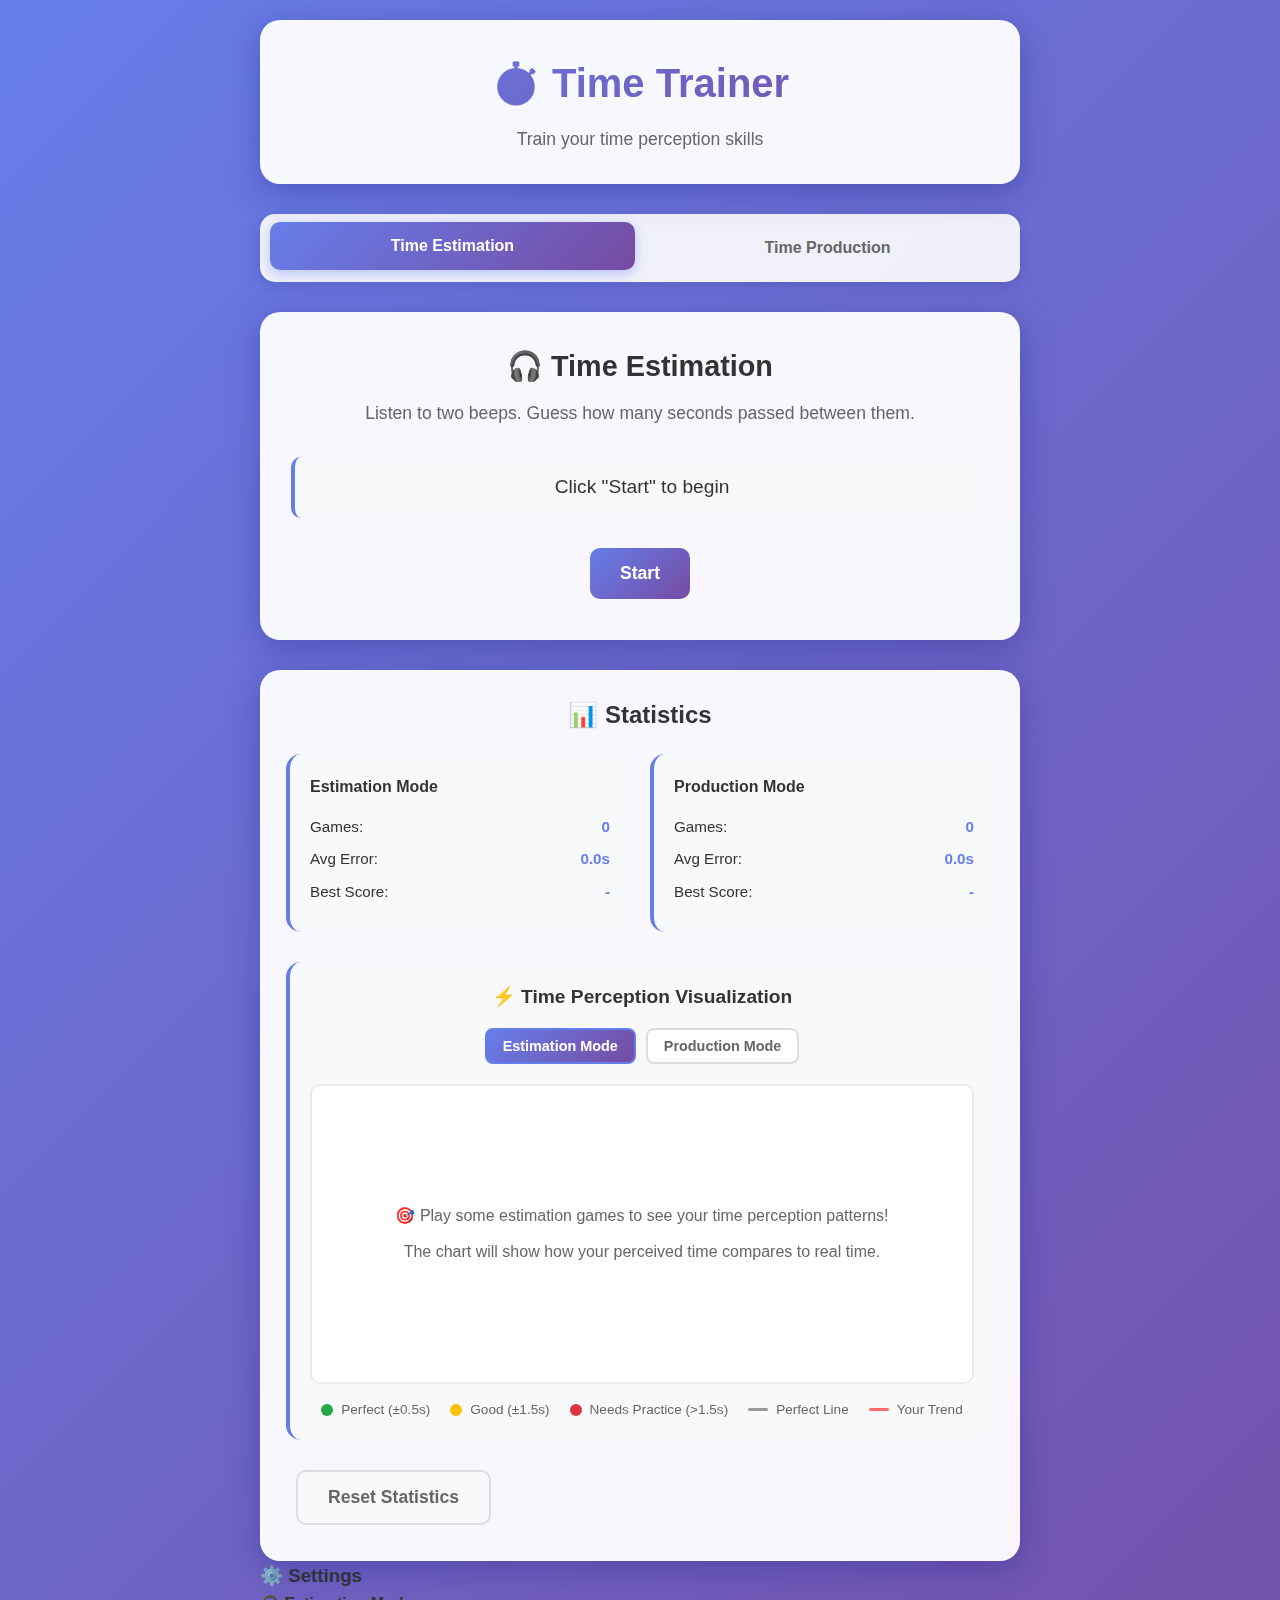
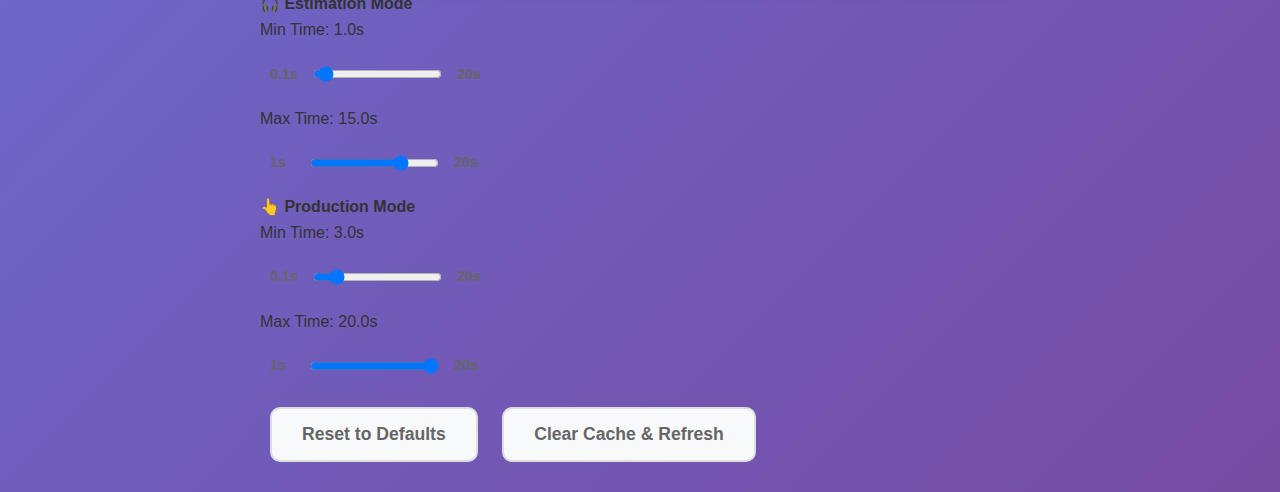
<file: index.html>
<!DOCTYPE html>
<html lang="en">
<head>
    <meta charset="UTF-8">
    <meta name="viewport" content="width=device-width, initial-scale=1.0">
    <meta name="description" content="Time Perception Training - Improve your time perception skills">
    <meta name="theme-color" content="#4f46e5">
    <title>Time Trainer - Perception Training</title>
    <link rel="manifest" href="manifest.json">
    <link rel="icon" href="data:image/svg+xml,<svg xmlns=%22http://www.w3.org/2000/svg%22 viewBox=%220 0 100 100%22><text y=%22.9em%22 font-size=%2290%22>⏱️</text></svg>">
    <link rel="stylesheet" href="styles.css">
</head>
<body>
    <div class="container">
        <header>
            <h1>⏱️ Time Trainer</h1>
            <p class="subtitle">Train your time perception skills</p>
        </header>

        <div class="mode-selector">
            <button id="estimation-mode" class="mode-btn active">Time Estimation</button>
            <button id="production-mode" class="mode-btn">Time Production</button>
        </div>

        <div class="game-container">
            <!-- Time Estimation Mode -->
            <div id="estimation-game" class="game-mode active">
                <h2>🎧 Time Estimation</h2>
                <p class="instructions">Listen to two beeps. Guess how many seconds passed between them.</p>

                <div class="game-area">
                    <div id="estimation-status" class="status">Click "Start" to begin</div>
                    <button id="start-estimation" class="action-btn primary">Start</button>

                    <div id="estimation-input" class="input-section" style="display: none;">
                        <label for="guess-slider">Your guess: <span id="guess-value">5.0</span> seconds</label>
                        <div class="slider-container">
                            <span class="slider-min" id="guess-min-label">1s</span>
                            <input type="range" id="guess-slider" min="1" max="20" step="0.1" value="5.0">
                            <span class="slider-max" id="guess-max-label">20s</span>
                        </div>
                        <button id="submit-guess" class="action-btn primary">Submit Guess</button>
                    </div>

                    <div id="estimation-result" class="result" style="display: none;">
                        <div class="result-content"></div>
                        <button id="next-estimation" class="action-btn">Next Round</button>
                    </div>
                </div>
            </div>

            <!-- Time Production Mode -->
            <div id="production-game" class="game-mode">
                <h2>👆 Time Production</h2>
                <p class="instructions">Wait for the target time, then tap the button when you think it has passed.</p>

                <div class="game-area">
                    <div id="production-status" class="status">Click "Start" to begin</div>
                    <div id="target-time" class="target-time" style="display: none;">
                        Target: <span id="target-seconds">5</span> seconds
                    </div>
                    <button id="start-production" class="action-btn primary">Start</button>
                    <button id="tap-button" class="tap-btn" style="display: none;">TAP NOW!</button>

                    <div id="production-result" class="result" style="display: none;">
                        <div class="result-content"></div>
                        <button id="next-production" class="action-btn">Next Round</button>
                    </div>
                </div>
            </div>
        </div>

        <div class="statistics">
            <h3>📊 Statistics</h3>
            <div class="stats-grid">
                <div class="stat-card">
                    <h4>Estimation Mode</h4>
                    <div class="stat-item">Games: <span id="estimation-games">0</span></div>
                    <div class="stat-item">Avg Error: <span id="estimation-error">0.0s</span></div>
                    <div class="stat-item">Best Score: <span id="estimation-best">-</span></div>
                </div>
                <div class="stat-card">
                    <h4>Production Mode</h4>
                    <div class="stat-item">Games: <span id="production-games">0</span></div>
                    <div class="stat-item">Avg Error: <span id="production-error">0.0s</span></div>
                    <div class="stat-item">Best Score: <span id="production-best">-</span></div>
                </div>
            </div>

            <div class="visualization-section">
                <h4>⚡ Time Perception Visualization</h4>
                <div class="chart-controls">
                    <button id="chart-estimation" class="chart-mode-btn active">Estimation Mode</button>
                    <button id="chart-production" class="chart-mode-btn">Production Mode</button>
                </div>
                <div id="perception-chart" class="chart-container">
                    <div class="chart-placeholder">
                        <p>🎯 Play some games to see your time perception patterns!</p>
                        <p>The chart will show how your perceived time compares to real time.</p>
                    </div>
                </div>
                <div class="chart-legend">
                    <div class="legend-item">
                        <div class="legend-color perfect"></div>
                        <span>Perfect (±0.5s)</span>
                    </div>
                    <div class="legend-item">
                        <div class="legend-color good"></div>
                        <span>Good (±1.5s)</span>
                    </div>
                    <div class="legend-item">
                        <div class="legend-color poor"></div>
                        <span>Needs Practice (>1.5s)</span>
                    </div>
                    <div class="legend-item">
                        <div class="legend-line diagonal"></div>
                        <span>Perfect Line</span>
                    </div>
                    <div class="legend-item">
                        <div class="legend-line bestfit"></div>
                        <span>Your Trend</span>
                    </div>
                </div>
            </div>

            <button id="reset-stats" class="action-btn secondary">Reset Statistics</button>
        </div>

        <div class="settings">
            <h3>⚙️ Settings</h3>
            <div class="settings-grid">
                <div class="setting-card">
                    <h4>🎧 Estimation Mode</h4>
                    <div class="setting-item">
                        <label for="estimation-min">Min Time: <span id="estimation-min-value">1.0</span>s</label>
                        <div class="slider-container">
                            <span class="slider-min">0.1s</span>
                            <input type="range" id="estimation-min" min="0.1" max="20" step="0.1" value="1.0">
                            <span class="slider-max">20s</span>
                        </div>
                    </div>
                    <div class="setting-item">
                        <label for="estimation-max">Max Time: <span id="estimation-max-value">15.0</span>s</label>
                        <div class="slider-container">
                            <span class="slider-min">1s</span>
                            <input type="range" id="estimation-max" min="1" max="20" step="0.1" value="15.0">
                            <span class="slider-max">20s</span>
                        </div>
                    </div>
                </div>
                <div class="setting-card">
                    <h4>👆 Production Mode</h4>
                    <div class="setting-item">
                        <label for="production-min">Min Time: <span id="production-min-value">3.0</span>s</label>
                        <div class="slider-container">
                            <span class="slider-min">0.1s</span>
                            <input type="range" id="production-min" min="0.1" max="20" step="0.1" value="3.0">
                            <span class="slider-max">20s</span>
                        </div>
                    </div>
                    <div class="setting-item">
                        <label for="production-max">Max Time: <span id="production-max-value">20.0</span>s</label>
                        <div class="slider-container">
                            <span class="slider-min">1s</span>
                            <input type="range" id="production-max" min="1" max="20" step="0.1" value="20.0">
                            <span class="slider-max">20s</span>
                        </div>
                    </div>
                </div>
            </div>
            <div class="settings-actions">
                <button id="reset-settings" class="action-btn secondary">Reset to Defaults</button>
                <button id="clear-cache" class="action-btn secondary">Clear Cache & Refresh</button>
            </div>
        </div>
    </div>

    <script src="script.js"></script>
</body>
</html>
</file>
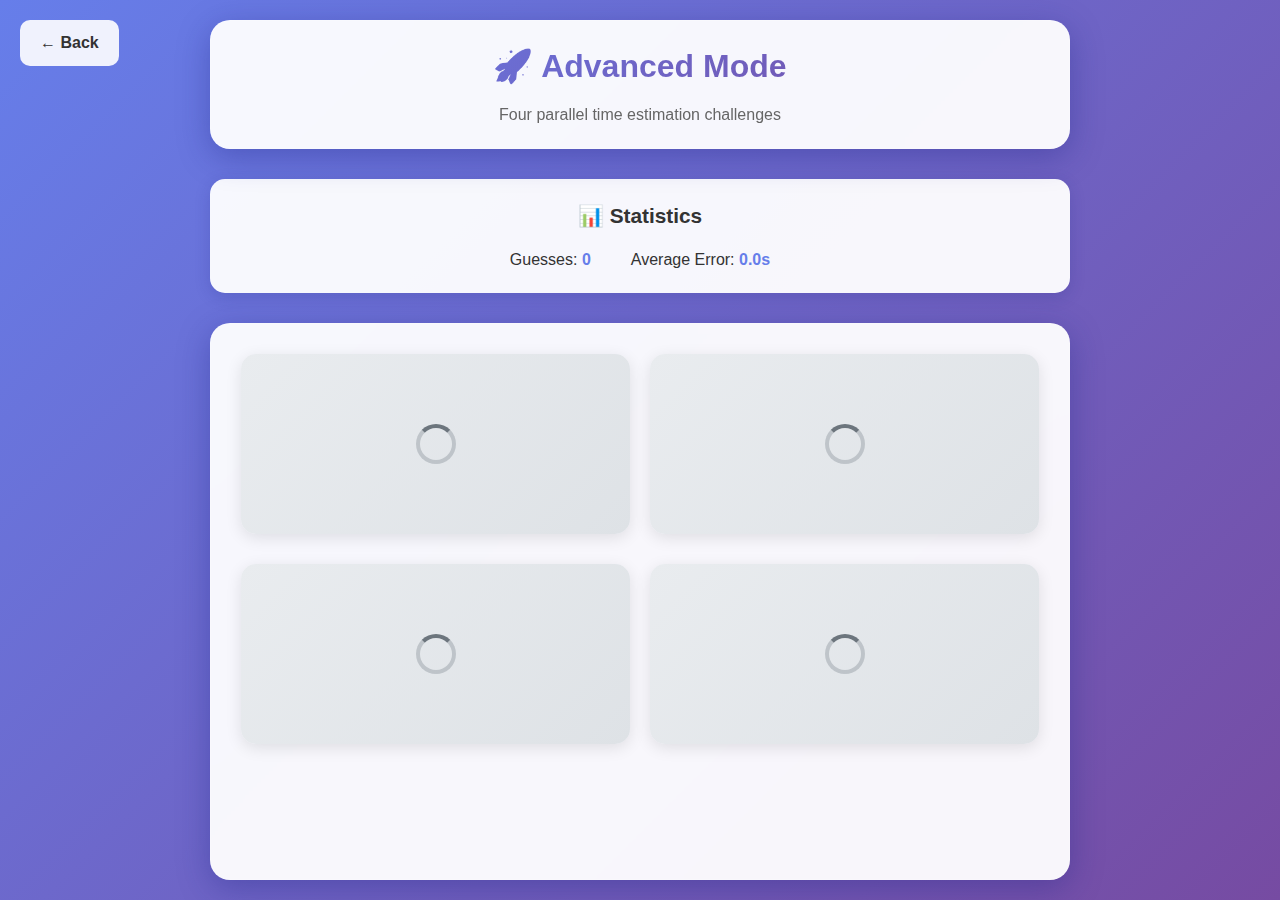
<file: advanced.html>
<!DOCTYPE html>
<html lang="en">
<head>
    <meta charset="UTF-8">
    <meta name="viewport" content="width=device-width, initial-scale=1.0">
    <meta name="description" content="Advanced Time Perception Training">
    <meta name="theme-color" content="#4f46e5">
    <title>Time Trainer - Advanced Mode</title>
    <link rel="manifest" href="manifest.json">
    <link rel="icon" href="data:image/svg+xml,<svg xmlns=%22http://www.w3.org/2000/svg%22 viewBox=%220 0 100 100%22><text y=%22.9em%22 font-size=%2290%22>⏱️</text></svg>">
    <style>
        /* CSS Reset and Base Styles */
        * {
            box-sizing: border-box;
            margin: 0;
            padding: 0;
        }

        body {
            font-family: -apple-system, BlinkMacSystemFont, 'Segoe UI', Roboto, Oxygen, Ubuntu, Cantarell, sans-serif;
            background: linear-gradient(135deg, #667eea 0%, #764ba2 100%);
            min-height: 100vh;
            color: #333;
            line-height: 1.6;
        }

        .container {
            max-width: 900px;
            margin: 0 auto;
            padding: 20px;
            min-height: 100vh;
            display: flex;
            flex-direction: column;
        }

        /* Header */
        header {
            text-align: center;
            margin-bottom: 30px;
            background: rgba(255, 255, 255, 0.95);
            padding: 20px;
            border-radius: 20px;
            box-shadow: 0 8px 32px rgba(31, 38, 135, 0.37);
            backdrop-filter: blur(4px);
            border: 1px solid rgba(255, 255, 255, 0.18);
        }

        header h1 {
            font-size: 2rem;
            margin-bottom: 10px;
            background: linear-gradient(135deg, #667eea, #764ba2);
            -webkit-background-clip: text;
            -webkit-text-fill-color: transparent;
            background-clip: text;
        }

        .subtitle {
            color: #666;
            font-size: 1rem;
        }

        .back-link {
            position: absolute;
            top: 20px;
            left: 20px;
            padding: 10px 20px;
            background: rgba(255, 255, 255, 0.9);
            color: #333;
            text-decoration: none;
            border-radius: 10px;
            font-weight: 600;
            transition: all 0.3s ease;
        }

        .back-link:hover {
            transform: translateY(-2px);
            box-shadow: 0 4px 12px rgba(0, 0, 0, 0.15);
        }

        /* Statistics */
        .stats {
            background: rgba(255, 255, 255, 0.95);
            padding: 20px;
            border-radius: 15px;
            box-shadow: 0 4px 16px rgba(31, 38, 135, 0.2);
            margin-bottom: 30px;
            text-align: center;
        }

        .stats h3 {
            margin-bottom: 15px;
            font-size: 1.3rem;
        }

        .stats-row {
            display: flex;
            justify-content: center;
            gap: 40px;
        }

        .stat-item {
            font-size: 1rem;
        }

        .stat-item span {
            font-weight: bold;
            color: #667eea;
        }

        /* Game Container */
        .game-container {
            flex: 1;
            background: rgba(255, 255, 255, 0.95);
            padding: 30px;
            border-radius: 20px;
            box-shadow: 0 8px 32px rgba(31, 38, 135, 0.37);
            backdrop-filter: blur(4px);
            border: 1px solid rgba(255, 255, 255, 0.18);
        }

        .game-grid {
            display: grid;
            grid-template-columns: 1fr 1fr;
            gap: 20px;
            height: 100%;
            min-height: 400px;
        }

        /* Game Button States */
        .game-button {
            border: none;
            border-radius: 15px;
            font-size: 1.2rem;
            font-weight: bold;
            cursor: pointer;
            transition: all 0.3s ease;
            display: flex;
            align-items: center;
            justify-content: center;
            text-align: center;
            box-shadow: 0 4px 16px rgba(0, 0, 0, 0.1);
            position: relative;
            overflow: hidden;
            height: 180px; /* Fixed height for consistency */
            min-height: 180px;
        }

        .game-button:hover {
            transform: translateY(-2px);
            box-shadow: 0 8px 24px rgba(0, 0, 0, 0.15);
        }

        .game-button:active {
            transform: translateY(0);
        }

        /* Button States */
        .game-button.inactive,
        .game-button.waiting {
            background: linear-gradient(135deg, #e9ecef, #dee2e6);
            color: #6c757d;
            cursor: wait;
        }

        .game-button.waiting {
            cursor: pointer; /* Only difference - clickable */
        }

        .game-button.showing-number {
            background: linear-gradient(135deg, #667eea, #764ba2);
            color: white;
            animation: pulse 0.5s ease-in-out;
            font-size: 2.5rem; /* Much larger font for the number */
        }

        .game-button.showing-result {
            color: white;
            cursor: not-allowed;
        }

        .game-button.showing-result.success {
            background: linear-gradient(135deg, #28a745, #20c997);
        }

        .game-button.showing-result.good {
            background: linear-gradient(135deg, #ffc107, #fd7e14);
        }

        .game-button.showing-result.poor {
            background: linear-gradient(135deg, #dc3545, #e74c3c);
        }

        /* Animations */
        @keyframes pulse {
            0% { transform: scale(1); }
            50% { transform: scale(1.05); }
            100% { transform: scale(1); }
        }

        @keyframes spin {
            0% { transform: rotate(0deg); }
            100% { transform: rotate(360deg); }
        }

        /* Spinner */
        .spinner {
            width: 40px;
            height: 40px;
            border: 4px solid rgba(108, 117, 125, 0.3);
            border-top: 4px solid #6c757d;
            border-radius: 50%;
            animation: spin 1s linear infinite;
            margin: 0 auto;
        }

        /* Responsive Design */
        @media (max-width: 768px) {
            .container {
                padding: 15px;
            }

            .back-link {
                top: 15px;
                left: 15px;
                padding: 8px 16px;
                font-size: 0.9rem;
            }

            header {
                padding: 15px;
                margin-top: 40px;
            }

            header h1 {
                font-size: 1.8rem;
            }

            .game-grid {
                grid-template-columns: 1fr;
                gap: 15px;
                min-height: 600px;
            }

            .game-button {
                height: 140px; /* Smaller height on mobile */
                min-height: 140px;
            }

            .game-button.showing-number {
                font-size: 2rem; /* Slightly smaller on mobile */
            }

            .spinner {
                width: 30px;
                height: 30px;
                border-width: 3px;
            }

            .stats-row {
                flex-direction: column;
                gap: 15px;
            }

            .game-button {
                font-size: 1.1rem;
            }
        }

        @media (max-width: 480px) {
            .container {
                padding: 10px;
            }

            .game-container {
                padding: 20px;
            }

            .game-button {
                font-size: 1rem;
                height: 120px; /* Even smaller height on very small screens */
                min-height: 120px;
            }

            .game-button.showing-number {
                font-size: 1.8rem; /* Proportionally smaller on very small screens */
            }

            .spinner {
                width: 25px;
                height: 25px;
                border-width: 2px;
            }

            header h1 {
                font-size: 1.6rem;
            }

            .stats {
                padding: 15px;
            }
        }
    </style>
</head>
<body>
    <a href="index.html" class="back-link">← Back</a>
    
    <div class="container">
        <header>
            <h1>🚀 Advanced Mode</h1>
            <p class="subtitle">Four parallel time estimation challenges</p>
        </header>

        <div class="stats">
            <h3>📊 Statistics</h3>
            <div class="stats-row">
                <div class="stat-item">Guesses: <span id="total-guesses">0</span></div>
                <div class="stat-item">Average Error: <span id="average-error">0.0s</span></div>
            </div>
        </div>

        <div class="game-container">
            <div class="game-grid">
                <button class="game-button inactive" id="game-1">
                    <span class="button-text"><div class="spinner"></div></span>
                </button>
                <button class="game-button inactive" id="game-2">
                    <span class="button-text"><div class="spinner"></div></span>
                </button>
                <button class="game-button inactive" id="game-3">
                    <span class="button-text"><div class="spinner"></div></span>
                </button>
                <button class="game-button inactive" id="game-4">
                    <span class="button-text"><div class="spinner"></div></span>
                </button>
            </div>
        </div>
    </div>

    <script src="advanced.js"></script>
</body>
</html>
</file>
<file: styles.css>
/* CSS Reset and Base Styles */
* {
    box-sizing: border-box;
    margin: 0;
    padding: 0;
}

body {
    font-family: -apple-system, BlinkMacSystemFont, 'Segoe UI', Roboto, Oxygen, Ubuntu, Cantarell, sans-serif;
    background: linear-gradient(135deg, #667eea 0%, #764ba2 100%);
    min-height: 100vh;
    color: #333;
    line-height: 1.6;
}

.container {
    max-width: 800px;
    margin: 0 auto;
    padding: 20px;
    min-height: 100vh;
    display: flex;
    flex-direction: column;
}

/* Header */
header {
    text-align: center;
    margin-bottom: 30px;
    background: rgba(255, 255, 255, 0.95);
    padding: 30px;
    border-radius: 20px;
    box-shadow: 0 8px 32px rgba(31, 38, 135, 0.37);
    backdrop-filter: blur(4px);
    border: 1px solid rgba(255, 255, 255, 0.18);
}

header h1 {
    font-size: 2.5rem;
    margin-bottom: 10px;
    background: linear-gradient(135deg, #667eea, #764ba2);
    -webkit-background-clip: text;
    -webkit-text-fill-color: transparent;
    background-clip: text;
}

.subtitle {
    color: #666;
    font-size: 1.1rem;
}

/* Mode Selector */
.mode-selector {
    display: flex;
    gap: 10px;
    margin-bottom: 30px;
    background: rgba(255, 255, 255, 0.9);
    padding: 10px;
    border-radius: 15px;
    box-shadow: 0 4px 16px rgba(31, 38, 135, 0.2);
}

.mode-btn {
    flex: 1;
    padding: 15px 20px;
    border: none;
    border-radius: 10px;
    font-size: 1rem;
    font-weight: 600;
    cursor: pointer;
    transition: all 0.3s ease;
    background: transparent;
    color: #666;
}

.mode-btn.active {
    background: linear-gradient(135deg, #667eea, #764ba2);
    color: white;
    transform: translateY(-2px);
    box-shadow: 0 4px 12px rgba(102, 126, 234, 0.4);
}

.mode-btn:hover {
    transform: translateY(-1px);
}

/* Game Container */
.game-container {
    flex: 1;
    margin-bottom: 30px;
}

.game-mode {
    display: none;
    background: rgba(255, 255, 255, 0.95);
    padding: 30px;
    border-radius: 20px;
    box-shadow: 0 8px 32px rgba(31, 38, 135, 0.37);
    backdrop-filter: blur(4px);
    border: 1px solid rgba(255, 255, 255, 0.18);
}

.game-mode.active {
    display: block;
}

.game-mode h2 {
    font-size: 1.8rem;
    margin-bottom: 10px;
    text-align: center;
}

.instructions {
    text-align: center;
    color: #666;
    margin-bottom: 30px;
    font-size: 1.1rem;
}

.game-area {
    text-align: center;
}

.status {
    font-size: 1.2rem;
    margin-bottom: 20px;
    padding: 15px;
    background: #f8f9fa;
    border-radius: 10px;
    border-left: 4px solid #667eea;
}

.target-time {
    font-size: 1.5rem;
    margin-bottom: 20px;
    padding: 20px;
    background: linear-gradient(135deg, #667eea, #764ba2);
    color: white;
    border-radius: 15px;
    font-weight: bold;
}

/* Buttons */
.action-btn {
    padding: 15px 30px;
    border: none;
    border-radius: 10px;
    font-size: 1.1rem;
    font-weight: 600;
    cursor: pointer;
    transition: all 0.3s ease;
    margin: 10px;
}

.action-btn.primary {
    background: linear-gradient(135deg, #667eea, #764ba2);
    color: white;
}

.action-btn.secondary {
    background: #f8f9fa;
    color: #666;
    border: 2px solid #ddd;
}

.action-btn:hover {
    transform: translateY(-2px);
    box-shadow: 0 4px 12px rgba(0, 0, 0, 0.15);
}

.action-btn:active {
    transform: translateY(0);
}

.tap-btn {
    width: 200px;
    height: 200px;
    border-radius: 50%;
    font-size: 1.3rem;
    font-weight: bold;
    background: linear-gradient(135deg, #ff6b6b, #ee5a24);
    color: white;
    border: none;
    cursor: pointer;
    transition: all 0.3s ease;
    margin: 20px auto;
    display: block;
    box-shadow: 0 8px 24px rgba(255, 107, 107, 0.3);
}

.tap-btn:hover {
    transform: scale(1.05);
}

.tap-btn:active {
    transform: scale(0.95);
}

/* Input Section */
.input-section {
    margin: 20px 0;
}

.input-section label {
    display: block;
    margin-bottom: 15px;
    font-weight: 600;
    font-size: 1.1rem;
}

.slider-container {
    display: flex;
    align-items: center;
    gap: 15px;
    margin: 20px 0;
    padding: 0 10px;
}

.slider-min, .slider-max {
    font-size: 0.9rem;
    color: #666;
    font-weight: 600;
    min-width: 25px;
}

#guess-slider {
    flex: 1;
    height: 8px;
    -webkit-appearance: none;
    appearance: none;
    background: linear-gradient(to right, #e9ecef 0%, #667eea 50%, #764ba2 100%);
    border-radius: 5px;
    outline: none;
    cursor: pointer;
    transition: all 0.3s ease;
}

#guess-slider::-webkit-slider-thumb {
    -webkit-appearance: none;
    appearance: none;
    width: 24px;
    height: 24px;
    border-radius: 50%;
    background: linear-gradient(135deg, #667eea, #764ba2);
    cursor: pointer;
    box-shadow: 0 2px 6px rgba(102, 126, 234, 0.3);
    transition: all 0.2s ease;
}

#guess-slider::-webkit-slider-thumb:hover {
    transform: scale(1.1);
    box-shadow: 0 4px 12px rgba(102, 126, 234, 0.5);
}

#guess-slider::-moz-range-thumb {
    width: 24px;
    height: 24px;
    border-radius: 50%;
    background: linear-gradient(135deg, #667eea, #764ba2);
    cursor: pointer;
    border: none;
    box-shadow: 0 2px 6px rgba(102, 126, 234, 0.3);
    transition: all 0.2s ease;
}

#guess-slider::-moz-range-thumb:hover {
    transform: scale(1.1);
    box-shadow: 0 4px 12px rgba(102, 126, 234, 0.5);
}

#guess-value {
    color: #667eea;
    font-weight: bold;
    font-size: 1.2rem;
}

/* Result Section */
.result {
    margin: 20px 0;
    padding: 20px;
    border-radius: 15px;
    background: #f8f9fa;
}

.result-content {
    font-size: 1.2rem;
    margin-bottom: 15px;
}

.result.success {
    background: #d4edda;
    border: 1px solid #c3e6cb;
    color: #155724;
}

.result.good {
    background: #fff3cd;
    border: 1px solid #ffeaa7;
    color: #856404;
}

.result.poor {
    background: #f8d7da;
    border: 1px solid #f5c6cb;
    color: #721c24;
}

/* Statistics */
.statistics {
    background: rgba(255, 255, 255, 0.95);
    padding: 25px;
    border-radius: 20px;
    box-shadow: 0 8px 32px rgba(31, 38, 135, 0.37);
    backdrop-filter: blur(4px);
    border: 1px solid rgba(255, 255, 255, 0.18);
}

.statistics h3 {
    text-align: center;
    margin-bottom: 20px;
    font-size: 1.5rem;
}

.stats-grid {
    display: grid;
    grid-template-columns: 1fr 1fr;
    gap: 20px;
    margin-bottom: 20px;
}

.stat-card {
    background: #f8f9fa;
    padding: 20px;
    border-radius: 15px;
    border-left: 4px solid #667eea;
}

.stat-card h4 {
    margin-bottom: 15px;
    color: #333;
}

.stat-item {
    margin: 8px 0;
    display: flex;
    justify-content: space-between;
    font-size: 0.95rem;
}

.stat-item span {
    font-weight: 600;
    color: #667eea;
}

/* Visualization Section */
.visualization-section {
    margin: 30px 0 20px 0;
    padding: 20px;
    background: #f8f9fa;
    border-radius: 15px;
    border-left: 4px solid #667eea;
}

.visualization-section h4 {
    margin-bottom: 15px;
    color: #333;
    text-align: center;
    font-size: 1.2rem;
}

.chart-controls {
    display: flex;
    gap: 10px;
    justify-content: center;
    margin-bottom: 20px;
}

.chart-mode-btn {
    padding: 8px 16px;
    border: 2px solid #ddd;
    background: white;
    border-radius: 8px;
    font-size: 0.9rem;
    font-weight: 600;
    cursor: pointer;
    transition: all 0.3s ease;
    color: #666;
}

.chart-mode-btn.active {
    background: linear-gradient(135deg, #667eea, #764ba2);
    color: white;
    border-color: #667eea;
}

.chart-mode-btn:hover {
    transform: translateY(-1px);
}

.chart-container {
    width: 100%;
    height: 300px;
    background: white;
    border-radius: 10px;
    border: 2px solid #e9ecef;
    padding: 20px;
    display: flex;
    align-items: center;
    justify-content: center;
    position: relative;
    overflow: hidden;
}

.chart-placeholder {
    text-align: center;
    color: #666;
    font-size: 1rem;
}

.chart-placeholder p {
    margin: 10px 0;
}

.chart-svg {
    width: 100%;
    height: 100%;
}

.chart-legend {
    display: flex;
    justify-content: center;
    gap: 20px;
    margin-top: 15px;
    flex-wrap: wrap;
}

.legend-item {
    display: flex;
    align-items: center;
    gap: 8px;
    font-size: 0.85rem;
    color: #666;
}

.legend-color {
    width: 12px;
    height: 12px;
    border-radius: 50%;
}

.legend-color.perfect {
    background: #28a745;
}

.legend-color.good {
    background: #ffc107;
}

.legend-color.poor {
    background: #dc3545;
}

.legend-line {
    width: 20px;
    height: 3px;
    border-radius: 2px;
}

.legend-line.diagonal {
    background: #999;
    background-image: repeating-linear-gradient(
        45deg,
        transparent,
        transparent 2px,
        #999 2px,
        #999 4px
    );
}

.legend-line.bestfit {
    background: #ff6b6b;
}

.chart-axis {
    stroke: #666;
    stroke-width: 1;
}

.chart-axis-label {
    font-size: 12px;
    fill: #666;
    text-anchor: middle;
}

.chart-grid {
    stroke: #e9ecef;
    stroke-width: 1;
    stroke-dasharray: 2,2;
}

.chart-point {
    cursor: pointer;
    transition: all 0.2s ease;
}

.chart-point:hover {
    r: 6;
    stroke-width: 2;
}

.chart-diagonal {
    stroke: #999;
    stroke-width: 2;
    stroke-dasharray: 5,5;
}

.chart-bestfit {
    stroke: #ff6b6b;
    stroke-width: 3;
    fill: none;
    opacity: 0.8;
}

.chart-tooltip {
    position: fixed;
    background: rgba(0, 0, 0, 0.9);
    color: white;
    padding: 8px 12px;
    border-radius: 6px;
    font-size: 0.8rem;
    pointer-events: none;
    z-index: 1000;
    transform: translate(-50%, -100%);
    white-space: nowrap;
    box-shadow: 0 2px 8px rgba(0, 0, 0, 0.3);
}

/* Responsive Design */
@media (max-width: 768px) {
    .container {
        padding: 15px;
    }
    
    header h1 {
        font-size: 2rem;
    }
    
    .stats-grid {
        grid-template-columns: 1fr;
    }
    
    .tap-btn {
        width: 150px;
        height: 150px;
        font-size: 1.1rem;
    }
    
    .mode-selector {
        flex-direction: column;
    }
    
    .chart-container {
        height: 250px;
        padding: 15px;
    }
    
    .chart-controls {
        flex-direction: column;
        gap: 5px;
    }
    
    .chart-legend {
        gap: 15px;
    }
    
    .slider-container {
        gap: 10px;
        padding: 0 5px;
    }
    
    #guess-slider::-webkit-slider-thumb {
        width: 20px;
        height: 20px;
    }
    
    #guess-slider::-moz-range-thumb {
        width: 20px;
        height: 20px;
    }
}

@media (max-width: 480px) {
    header {
        padding: 20px;
    }
    
    .game-mode {
        padding: 20px;
    }
    
    .tap-btn {
        width: 120px;
        height: 120px;
        font-size: 1rem;
    }
    
    .chart-container {
        height: 200px;
        padding: 10px;
    }
    
    .visualization-section {
        padding: 15px;
    }
    
    .chart-legend {
        gap: 10px;
        font-size: 0.75rem;
    }
    
    .legend-color {
        width: 10px;
        height: 10px;
    }
    
    .slider-container {
        gap: 8px;
        padding: 0;
    }
    
    .slider-min, .slider-max {
        font-size: 0.8rem;
        min-width: 20px;
    }
    
    #guess-slider::-webkit-slider-thumb {
        width: 18px;
        height: 18px;
    }
    
    #guess-slider::-moz-range-thumb {
        width: 18px;
        height: 18px;
    }
    
    #guess-value {
        font-size: 1.1rem;
    }
}

/* Animation for status changes */
@keyframes pulse {
    0% { transform: scale(1); }
    50% { transform: scale(1.05); }
    100% { transform: scale(1); }
}

.pulse {
    animation: pulse 0.5s ease-in-out;
}
</file>
